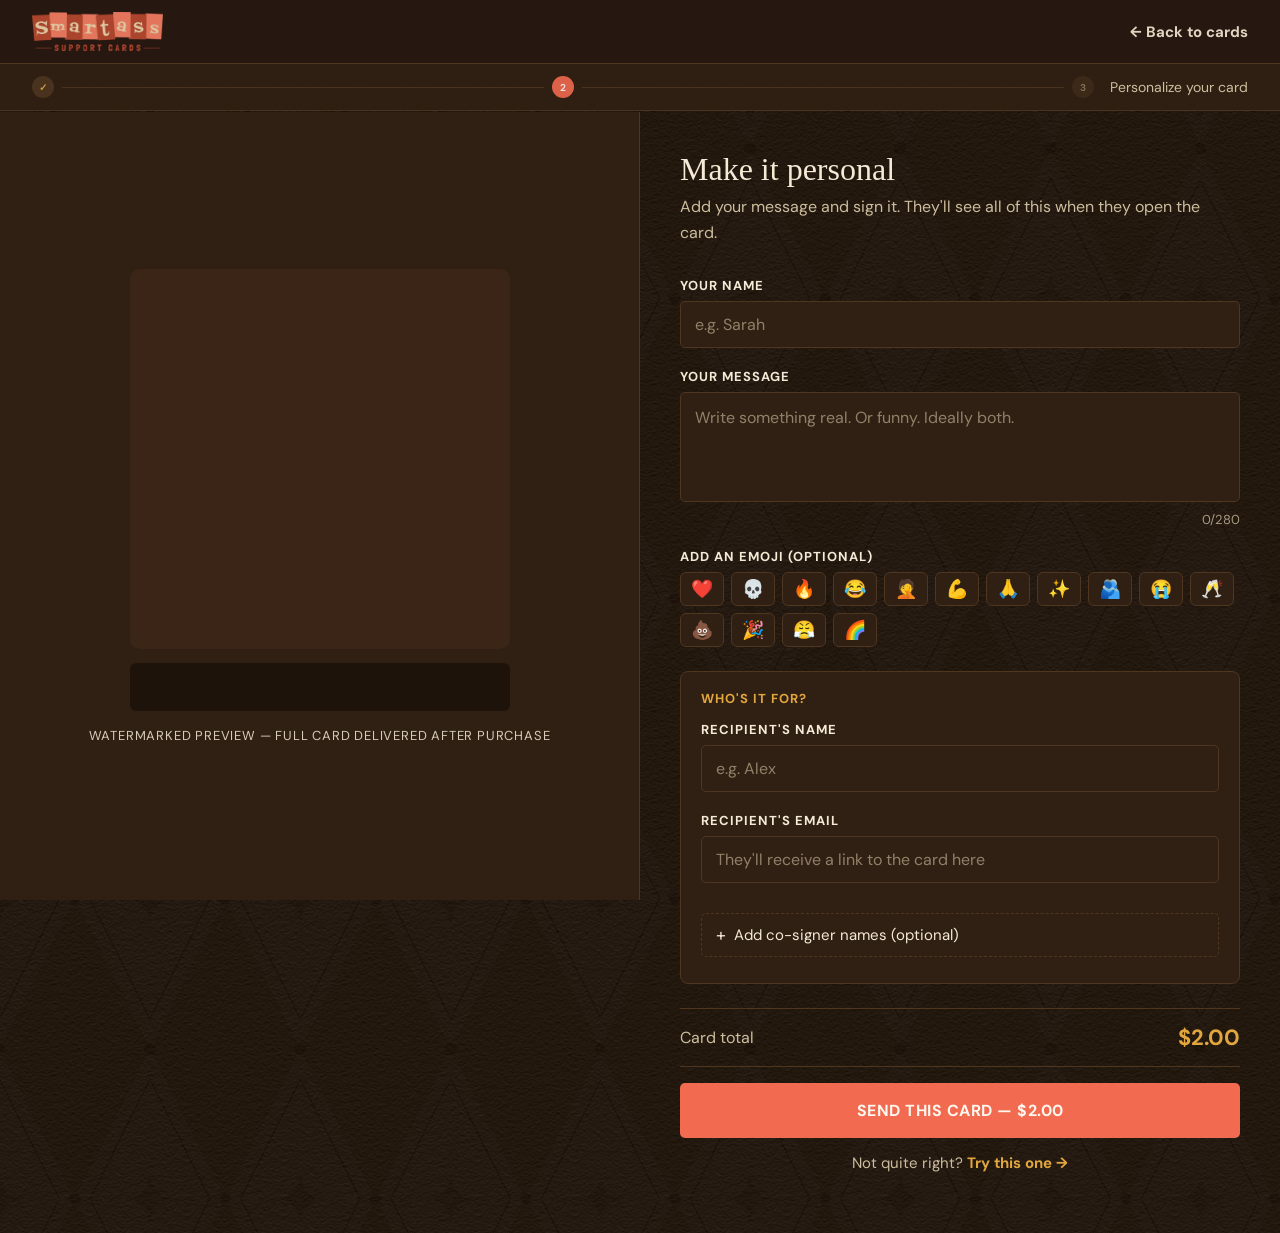
<file: card.html>
<!DOCTYPE html>
<html lang="en">
<head>
<meta charset="UTF-8">
<meta name="viewport" content="width=device-width, initial-scale=1.0">
<title>Personalize Your Card — Smartass Support Cards</title>
<link href="https://fonts.googleapis.com/css2?family=DM+Sans:ital,wght@0,400;0,500;0,600;0,700;1,400;1,500;1,700&family=Fontdiner+Swanky&display=swap" rel="stylesheet">
<link rel="stylesheet" href="/styles.css">
<style>
.hdr{background:var(--bg);border-bottom:1px solid var(--bdr);padding:0 32px;display:flex;align-items:center;justify-content:space-between;height:64px;position:sticky;top:0;z-index:100}
.hdr-logo img{height:40px;width:auto;object-fit:contain;display:block}
.back-link{color:var(--cream);text-decoration:none;font-size:15px;font-weight:700;opacity:0.9;display:flex;align-items:center;gap:6px;transition:opacity 0.2s}
.back-link:hover{opacity:1}
.steps{background:var(--bg2);border-bottom:1px solid var(--bdr);padding:12px 32px;display:flex;align-items:center;gap:8px;font-size:14px;color:var(--cream2);opacity:0.9}
.step-dot{width:22px;height:22px;border-radius:50%;display:flex;align-items:center;justify-content:center;font-size:10px;font-weight:700;flex-shrink:0}
.step-dot.done{background:var(--bdr);color:var(--gold)}
.step-dot.active{background:var(--red2);color:var(--white)}
.step-dot.pending{background:var(--bdr);color:var(--cream2);opacity:0.5}
.step-line{flex:1;height:1px;background:var(--bdr)}
.layout{display:grid;grid-template-columns:1fr 1fr;min-height:calc(100vh - 112px)}
.preview-col{background:var(--bg2);border-right:1px solid var(--bdr);display:flex;flex-direction:column;align-items:center;justify-content:center;padding:40px 32px;position:sticky;top:112px;height:calc(100vh - 112px)}
.video-wrap{width:100%;max-width:380px;aspect-ratio:1;border-radius:10px;overflow:hidden;position:relative;background:var(--bg3)}
.video-wrap iframe{position:absolute;inset:0;width:100%;height:100%;border:none}
.preview-hint{font-size:13px;color:var(--cream);opacity:0.85;margin-top:16px;text-align:center;text-transform:uppercase;letter-spacing:0.8px}
.sig-overlay{margin-top:14px;width:100%;max-width:380px;background:rgba(0,0,0,0.4);border-radius:6px;padding:10px 14px;min-height:48px;transition:all 0.3s}
.live-msg{font-size:15px;color:var(--cream2);font-style:italic;opacity:0;transition:opacity 0.3s;line-height:1.5;margin-bottom:4px}
.live-sig{font-family:'DM Sans',sans-serif;font-size:15px;font-weight:500;font-style:italic;color:var(--cream);opacity:0;transition:opacity 0.3s}
.live-msg.vis,.live-sig.vis{opacity:1}
.form-col{padding:40px 40px 60px;overflow-y:auto}
.form-title{font-family:'Fontdiner Swanky',cursive;font-size:32px;font-weight:400;color:var(--cream);margin-bottom:6px}
.form-sub{font-size:16px;color:var(--cream2);opacity:0.9;margin-bottom:32px;line-height:1.6}
.flabel{display:block;font-size:13px;font-weight:700;color:var(--cream);text-transform:uppercase;letter-spacing:1px;margin-bottom:7px}
.finput{width:100%;background:var(--bg2);border:1px solid var(--bdr);border-radius:5px;padding:12px 14px;color:var(--cream);font-size:16px;font-family:'DM Sans',sans-serif;outline:none;transition:border-color 0.2s;margin-bottom:20px}
.finput:focus{border-color:var(--red)}
.finput::placeholder{color:var(--cream2);opacity:0.55}
textarea.finput{resize:none;height:110px;line-height:1.6}
.char-count{font-size:13px;color:var(--cream2);opacity:0.7;text-align:right;margin-top:-16px;margin-bottom:20px}
.emoji-grid{display:flex;gap:7px;flex-wrap:wrap;margin-bottom:24px}
.ebtn{background:var(--bg2);border:1px solid var(--bdr);border-radius:6px;padding:7px 10px;font-size:18px;cursor:pointer;transition:all 0.15s;line-height:1}
.ebtn:hover,.ebtn.on{border-color:var(--red);background:var(--bg3);transform:scale(1.1)}
.rec-box{background:var(--bg2);border:1px solid var(--bdr);border-radius:8px;padding:18px 20px;margin-bottom:24px}
.rec-box-label{font-size:13px;font-weight:700;color:var(--gold);text-transform:uppercase;letter-spacing:1px;margin-bottom:14px}
.invite-btn{width:100%;background:transparent;border:1px dashed var(--bdr);border-radius:5px;color:var(--cream);font-size:15px;padding:11px 14px;cursor:pointer;font-family:'DM Sans',sans-serif;text-align:left;margin-top:10px;transition:all 0.2s;display:flex;align-items:center;gap:8px}
.invite-btn:hover{border-color:var(--red);color:var(--cream)}
.stag{display:inline-flex;align-items:center;gap:6px;background:var(--bg3);border:1px solid var(--bdr);border-radius:100px;padding:6px 14px;font-size:15px;color:var(--cream);margin:3px}
.stag button{background:none;border:none;color:var(--cream2);font-size:18px;line-height:1;cursor:pointer;padding:0 2px}
.stag button:hover{color:var(--red2)}
/* co-signer entry (replaces the old browser prompt) */
.signer-add{display:none;margin-top:12px}
.signer-add.open{display:block}
.signer-row{display:flex;gap:8px}
.signer-row .finput{margin-bottom:0;flex:1;min-width:0}
.signer-add-btn{background:var(--gold);color:var(--bg);border:none;border-radius:5px;padding:0 18px;font-size:14px;font-weight:700;text-transform:uppercase;letter-spacing:0.5px;cursor:pointer;font-family:'DM Sans',sans-serif;white-space:nowrap}
.signer-add-btn:hover{background:var(--cream)}
.signer-hint{font-size:14px;color:var(--cream2);opacity:0.85;line-height:1.5;margin-top:8px}
.signer-err{font-size:14px;color:#F26A50;margin-top:6px;display:none}
.price-row{display:flex;justify-content:space-between;align-items:center;padding:14px 0;border-top:1px solid var(--bdr);border-bottom:1px solid var(--bdr);margin-bottom:16px}
.price-label{font-size:16px;color:var(--cream2);opacity:0.9}
.price-val{font-size:22px;font-weight:700;color:var(--gold)}
.submit-btn{width:100%;background:var(--red2);color:var(--white);border:none;border-radius:5px;padding:17px;font-size:16px;font-weight:700;cursor:pointer;font-family:'DM Sans',sans-serif;letter-spacing:0.5px;text-transform:uppercase;transition:background 0.2s}
.submit-btn:hover{background:var(--red)}
.error-msg{font-size:15px;color:#F26A50;margin-top:8px;display:none}
@media(max-width:768px){

  .layout{grid-template-columns:1fr}
  .preview-col{position:relative;top:0;height:auto;min-height:300px;padding:24px 20px}
  .video-wrap{max-width:280px}
  .form-col{padding:24px 20px 48px}
  .hdr{padding:0 16px}
  .steps{padding:10px 16px}
}
</style>
<link rel="icon" type="image/png" href="/favicon-tab.png">
<link rel="apple-touch-icon" href="/apple-touch-icon.png">
</head>
<body>

<header class="hdr">
  <div class="hdr-logo">
    <a href="/index.html" aria-label="Back to home page"><img src="/favicon.png" alt="Smartass Support Cards — back to home"></a>
  </div>
  <a href="/" class="back-link">← Back to cards</a>
</header>

<div class="steps">
  <div class="step-dot done">✓</div>
  <div class="step-line"></div>
  <div class="step-dot active">2</div>
  <div class="step-line"></div>
  <div class="step-dot pending">3</div>
  <span style="margin-left:8px">Personalize your card</span>
</div>

<div class="layout">
  <div class="preview-col">
    <div class="video-wrap">
      <iframe id="preview-iframe" src="" allow="autoplay; fullscreen" allowfullscreen></iframe>
    </div>
    <div class="sig-overlay">
      <div class="live-msg" id="live-msg"></div>
      <div class="live-sig" id="live-sig"></div>
    </div>
    <div class="preview-hint">Watermarked preview — full card delivered after purchase</div>
  </div>

  <div class="form-col">
    <div class="form-title">Make it personal</div>
    <div class="form-sub">Add your message and sign it. They'll see all of this when they open the card.</div>

    <label class="flabel">Your name</label>
    <input type="text" class="finput" id="inp-name" placeholder="e.g. Sarah" maxlength="40" oninput="updateLive()">

    <label class="flabel">Your message</label>
    <textarea class="finput" id="inp-msg" placeholder="Write something real. Or funny. Ideally both." maxlength="280" oninput="updateLive();updateCount()"></textarea>
    <div class="char-count"><span id="char-count">0</span>/280</div>

    <label class="flabel">Add an emoji (optional)</label>
    <div class="emoji-grid" id="emoji-grid"></div>

    <div class="rec-box">
      <div class="rec-box-label">Who's it for?</div>
      <label class="flabel">Recipient's name</label>
      <input type="text" class="finput" id="inp-recip-name" placeholder="e.g. Alex">
      <label class="flabel">Recipient's email</label>
      <input type="email" class="finput" id="inp-recip-email" placeholder="They'll receive a link to the card here">
      <button type="button" class="invite-btn" id="signer-toggle" aria-expanded="false" aria-controls="signer-add" onclick="toggleSignerBox()">
        <span style="font-size:18px;line-height:1">+</span> Add co-signer names (optional)
      </button>
      <div class="signer-add" id="signer-add">
        <label class="flabel" for="inp-signer">Co-signer's name</label>
        <div class="signer-row">
          <input type="text" class="finput" id="inp-signer" placeholder="e.g. Jamie" maxlength="40" onkeydown="if(event.key==='Enter'){event.preventDefault();addSigner()}">
          <button type="button" class="signer-add-btn" onclick="addSigner()">Add</button>
        </div>
        <div class="signer-hint">Names only. They show on the card under &ldquo;Also signed by.&rdquo; Nobody gets emailed an invite.</div>
        <div class="signer-err" id="signer-err" role="alert"></div>
      </div>
      <div id="signer-tags" style="margin-top:8px"></div>
    </div>

    <div class="price-row">
      <span class="price-label">Card total</span>
      <span class="price-val" id="card-price">$2.00</span>
    </div>

    <button class="submit-btn" id="submit-btn" onclick="handleSubmit()">Send this card — $2.00</button>
    <div class="error-msg" id="error-msg">Please fill in your name, a message, and the recipient's email.</div>
    <div class="not-right-wrap" id="not-right-wrap" style="display:none;margin-top:14px;text-align:center">
      <span style="font-size:15px;color:var(--cream2);opacity:0.9">Not quite right? </span>
      <a id="not-right-link" href="#" style="font-size:15px;font-weight:700;color:var(--gold);text-decoration:none">Try this one →</a>
    </div>
  </div>
</div>

<script>
// Preview (watermarked) videos only. The paid full-video URLs live ONLY on the
// server in functions/api/card.js — never add them to this page.
const CARDS = [
  { id:1, title:"You're Bigger Than This. But I'm Still Better Than You.", previewUrl:"https://player.mediadelivery.net/play/655040/4decfe9c-4f55-4520-ad04-277edf8bbfb4", price:"$2.00" },
  { id:2, title:"Today Might Suck. But Tomorrow? Tomorrow Might Suck Too.", previewUrl:"https://player.mediadelivery.net/play/655040/fe3a2410-9329-4bce-a024-2e9dc6d7cfcb", price:"$2.00" },
  { id:3, title:"Thinking of You. Anything More and I Have To Charge.", previewUrl:"https://player.mediadelivery.net/play/655040/fe38131d-d706-4c79-bb39-7808a12850b4", price:"$2.00" },
  { id:4, title:"Let's Get Lunch. Your Turn To Buy.", previewUrl:"https://player.mediadelivery.net/play/655040/6e597bb7-1ac4-47e4-a0d0-46fb7421e9eb", price:"$2.00" },
  { id:5, title:"The Lord Replied.", previewUrl:"https://player.mediadelivery.net/play/655040/026693bf-115e-4687-b6c2-2a98fb80870c", price:"$2.00" },
  { id:6, title:"I Stopped Celebrating Mine When I Grew Up.", previewUrl:"https://player.mediadelivery.net/play/655040/b15eddd1-02b2-4044-96a9-54df503e42df", price:"$2.00" },
  { id:7, title:"You Could Have Done More. But Didn't.", previewUrl:"https://player.mediadelivery.net/play/655040/3e6854e9-1f1b-4c79-af09-2dea7c108807", price:"$2.00" },
];

const EMOJIS = ["❤️","💀","🔥","😂","🤦","💪","🙏","✨","🫂","😭","🥂","💩","🎉","😤","🌈"];

let selEmoji = "";
let selCard = null;
let signers = [];

function loadCard() {
  const params = new URLSearchParams(window.location.search);
  const id = parseInt(params.get('id'));
  selCard = CARDS.find(c => c.id === id) || CARDS[0];
  const embedBase = selCard.previewUrl.replace('player.mediadelivery.net/play/', 'player.mediadelivery.net/embed/');
  document.getElementById('preview-iframe').src = embedBase + '?autoplay=true&loop=true&muted=true&preload=true&responsive=true';
  document.getElementById('card-price').textContent = selCard.price;
  document.getElementById('submit-btn').textContent = `Send this card — ${selCard.price}`;

  // Not quite right suggestions
  const suggestions = {1:3, 2:5, 4:3, 5:2};
  if (suggestions[selCard.id]) {
    document.getElementById('not-right-wrap').style.display = 'block';
    document.getElementById('not-right-link').href = `/card.html?id=${suggestions[selCard.id]}`;
  }
  document.title = selCard.title + ' — Smartass Support Cards';
}

function renderEmojis() {
  document.getElementById('emoji-grid').innerHTML = EMOJIS.map(e =>
    `<button class="ebtn" onclick="pickEmoji('${e}', this)">${e}</button>`
  ).join('');
}

function pickEmoji(e, btn) {
  selEmoji = selEmoji === e ? "" : e;
  document.querySelectorAll('.ebtn').forEach(b => b.classList.remove('on'));
  if (selEmoji) btn.classList.add('on');
  updateLive();
}

function updateLive() {
  const name = document.getElementById('inp-name').value.trim();
  const msg = document.getElementById('inp-msg').value.trim();
  const sig = document.getElementById('live-sig');
  const msgEl = document.getElementById('live-msg');
  sig.textContent = name ? `— ${name} ${selEmoji}` : '';
  sig.classList.toggle('vis', !!name);
  const display = msg.length > 80 ? msg.slice(0,80) + '…' : msg;
  msgEl.textContent = display ? `"${display}"` : '';
  msgEl.classList.toggle('vis', !!msg);
}

function updateCount() {
  document.getElementById('char-count').textContent = document.getElementById('inp-msg').value.length;
}

const MAX_SIGNERS = 6;

function toggleSignerBox() {
  const open = document.getElementById('signer-add').classList.toggle('open');
  document.getElementById('signer-toggle').setAttribute('aria-expanded', open);
  if (open) document.getElementById('inp-signer').focus();
}

function signerError(text) {
  const el = document.getElementById('signer-err');
  el.textContent = text;
  el.style.display = text ? 'block' : 'none';
}

// Co-signers are display names only — no invitation emails are sent.
// Email addresses are rejected so nobody's address ends up shown on the card.
function addSigner() {
  const input = document.getElementById('inp-signer');
  // commas are stripped because the names are stored as one comma-separated list
  const name = input.value.replace(/,/g, ' ').replace(/\s+/g, ' ').trim();
  if (!name) { signerError(''); input.focus(); return; }
  if (name.includes('@')) { signerError('Just a name, please — no email addresses.'); input.focus(); return; }
  if (signers.length >= MAX_SIGNERS) { signerError('That\'s the limit — ' + MAX_SIGNERS + ' co-signers per card.'); return; }
  signerError('');
  signers.push(name);
  input.value = '';
  input.focus();
  renderSigners();
}

function removeSigner(i) {
  signers.splice(i,1);
  signerError('');
  renderSigners();
}

// Built with DOM nodes + textContent (not innerHTML) so typed names can't inject markup.
function renderSigners() {
  const wrap = document.getElementById('signer-tags');
  wrap.textContent = '';
  signers.forEach((s,i) => {
    const tag = document.createElement('span');
    tag.className = 'stag';
    tag.appendChild(document.createTextNode(s + ' '));
    const x = document.createElement('button');
    x.type = 'button';
    x.textContent = '×';
    x.setAttribute('aria-label', 'Remove ' + s);
    x.onclick = () => removeSigner(i);
    tag.appendChild(x);
    wrap.appendChild(tag);
  });
}

async function handleSubmit() {
  const name = document.getElementById('inp-name').value.trim();
  const msg = document.getElementById('inp-msg').value.trim();
  const email = document.getElementById('inp-recip-email').value.trim();
  const recipName = document.getElementById('inp-recip-name').value.trim();
  const errEl = document.getElementById('error-msg');
  if (!name || !msg || !email) { errEl.style.display = 'block'; return; }
  errEl.style.display = 'none';

  const btn = document.getElementById('submit-btn');
  btn.textContent = 'Redirecting to payment...';
  btn.disabled = true;

  try {
    const response = await fetch('/checkout', {
      method: 'POST',
      headers: { 'Content-Type': 'application/json' },
      body: JSON.stringify({
        cardId: selCard.id,
        cardTitle: selCard.title,
        from: name,
        msg: msg,
        emoji: selEmoji,
        to: recipName,
        recipientEmail: email,
        signers: signers.join(',')
      })
    });

    const data = await response.json();

    if (data.url) {
      window.location.href = data.url;
    } else {
      errEl.textContent = data.error || 'Something went wrong. Please try again.';
      errEl.style.display = 'block';
      btn.textContent = `Send this card — ${selCard.price}`;
      btn.disabled = false;
    }
  } catch (err) {
    errEl.textContent = 'Connection error. Please try again.';
    errEl.style.display = 'block';
    btn.textContent = `Send this card — ${selCard.price}`;
    btn.disabled = false;
  }
}

loadCard();
renderEmojis();
</script>
</body>
</html>
</file>
<file: styles.css>
/* ============================================================
   SMARTASS SUPPORT CARDS — shared site styles
   Linked by every page. Edit brand colors/components ONCE here.
   Page-specific styles live in each page's own <style> block.
   ============================================================ */

*{box-sizing:border-box;margin:0;padding:0}

:root{
  --frame:0px; /* red page frame removed Nov 2026 — keep the variable: recipient.html uses it in calc() */
  --bg:#261710;
  --bg2:#302013;
  --bg3:#3A2517;
  --bdr:#4E3620;
  --cream:#F4EAD5;
  --paper:#FFF8E7;
  --cream2:#E0D0AE;
  --red:#E0503C;
  --red2:#F26A50;
  --gold:#E2A63E;
  --teal:#3FBFB4;
  --teal2:#227B73;
  --white:#FDF8EF;
}

html{scroll-behavior:smooth;color-scheme:dark light}
html,body{min-height:100vh}
body{font-family:'DM Sans',sans-serif;background-color:var(--bg);background-image:url(/site_BG.png);background-repeat:repeat;color:var(--cream);position:relative}

/* ---------- SHARED NAV / SUBPAGE HEADER ---------- */
.site-hdr{background:var(--bg2);border-bottom:1px solid var(--bdr);padding:0 24px;height:64px;gap:16px;display:flex;align-items:center;justify-content:space-between;position:sticky;top:0;z-index:100}
.site-logo img{height:40px;width:auto;object-fit:contain;display:block}
.desktop-nav{display:flex;gap:28px}
.desktop-nav a{color:var(--cream);text-decoration:none;font-size:15px;font-weight:700;letter-spacing:1.2px;padding:8px 0;text-transform:uppercase;transition:color 0.2s}
.desktop-nav a:hover{color:var(--gold)}

.hamburger{display:none;flex-direction:column;gap:6px;cursor:pointer;padding:10px;background:none;border:none;z-index:200}
.hamburger span{width:28px;height:3px;border-radius:2px;background:var(--cream);display:block;transition:all 0.3s}
.mobile-menu{display:none;position:fixed;inset:0;background:rgba(38,23,16,0.97);z-index:150;flex-direction:column;align-items:center;justify-content:center;gap:28px}
.mobile-menu.open{display:flex}
.mobile-menu a{color:var(--cream);text-decoration:none;font-size:24px;font-weight:700;text-transform:uppercase;letter-spacing:1px}
.mobile-menu a:hover{opacity:1;color:var(--gold)}
.mobile-close{position:absolute;top:16px;right:16px;background:none;border:none;color:var(--cream);font-size:32px;padding:8px;cursor:pointer}

/* ---------- BUY NOW (header, every page) ---------- */
.hdr-actions{display:flex;align-items:center;gap:8px;flex-shrink:0}
.buy-now{display:inline-block;background:var(--gold);color:var(--bg);text-decoration:none;font-family:'DM Sans',sans-serif;font-size:15px;font-weight:700;letter-spacing:1.2px;text-transform:uppercase;padding:11px 22px;border-radius:3px;white-space:nowrap;transition:background 0.2s,transform 0.2s}
.buy-now:hover{background:var(--cream);transform:translateY(-1px)}

/* ---------- EYEBROWS / SECTION NUMBERS ---------- */
.section-eyebrow{text-align:center;font-size:13px;letter-spacing:2px;text-transform:uppercase;color:var(--gold);font-family:'DM Sans',sans-serif;font-weight:700;margin-bottom:8px}
.sec-num{color:var(--red2);margin-right:12px;padding-right:12px;border-right:1px solid var(--gold)}

/* ---------- SHARED FOOTER ---------- */
footer{background:var(--bg2);border-top:1px solid var(--bdr);padding:32px;margin-top:0}
.footer-top{display:flex;align-items:flex-start;justify-content:space-between;gap:32px;flex-wrap:wrap}
.footer-brand img{height:28px;object-fit:contain;opacity:0.7;display:block;margin-bottom:8px}
.footer-links{display:flex;flex-direction:column;gap:10px}
.footer-links a{font-size:15px;color:var(--cream);opacity:0.85;text-decoration:none;transition:opacity 0.2s}
.footer-links a:hover{opacity:1}
.footer-copy{font-size:13px;color:var(--cream2);opacity:0.7}
.footer-signup-label{font-size:15px;color:var(--cream);opacity:0.9;margin-bottom:8px;font-weight:500}
.footer-signup-row{display:flex;gap:8px}
.footer-email{background:var(--bg3);border:1px solid var(--bdr);border-radius:3px;padding:10px 12px;color:var(--cream);font-size:16px;font-family:'DM Sans',sans-serif;outline:none;width:220px}
.footer-email:focus{border-color:var(--red)}
.footer-email::placeholder{color:var(--cream2);opacity:0.6}
.footer-sub-btn{background:var(--red);color:var(--white);border:none;padding:10px 18px;border-radius:3px;font-size:14px;font-weight:700;cursor:pointer;font-family:'DM Sans',sans-serif;text-transform:uppercase;letter-spacing:0.5px;transition:background 0.2s;white-space:nowrap}
.footer-sub-btn:hover{background:var(--red2)}
.footer-social{display:flex;flex-wrap:wrap;align-items:center;justify-content:center;gap:8px 24px;margin-top:28px;padding-top:20px;border-top:1px solid var(--bdr)}
.footer-social-label{font-size:13px;font-weight:700;letter-spacing:2px;text-transform:uppercase;color:var(--gold)}
.footer-social a{font-size:15px;font-weight:700;color:var(--cream);text-decoration:none;padding:6px 0;transition:color 0.2s}
.footer-social a:hover{color:var(--gold)}

/* ---------- SUBPAGE SHELL (about, blog posts, etc.) ---------- */
.page{max-width:760px;margin:0 auto;padding:56px 32px 80px}
.page .section-eyebrow{text-align:left}
.page-title{font-family:'Fontdiner Swanky',cursive;font-size:44px;color:var(--cream);line-height:1.15;margin-bottom:36px}
.page-title em{color:var(--red2);font-style:normal}
.divider{height:1px;background:var(--bdr);margin:40px 0}

/* about page components */
.body-text{font-size:18px;color:var(--cream);line-height:1.75;margin-bottom:24px}
.body-text strong{color:var(--cream);font-weight:600}
.closing{font-family:'DM Sans',sans-serif;font-size:22px;font-weight:500;font-style:italic;color:var(--cream);line-height:1.6;margin-bottom:32px;border-left:3px solid var(--gold);padding-left:20px}
.signature{font-size:16px;color:var(--cream2);opacity:0.9;margin-bottom:48px}
.signature span{display:block;line-height:1.8}
.founders-photo{width:100%;border-radius:10px;overflow:hidden;margin-bottom:16px;border:1px solid var(--bdr)}
.founders-photo img{width:100%;object-fit:cover;display:block}
.founders-caption{font-size:14px;color:var(--cream2);opacity:0.8;text-align:center;margin-bottom:48px}
.cta-box{background:var(--bg2);border:1px solid var(--bdr);border-radius:8px;padding:28px 32px;text-align:center}
.cta-box p{font-size:17px;color:var(--cream);opacity:0.9;margin-bottom:16px;line-height:1.6}
.cta-btn{background:var(--red2);color:var(--white);text-decoration:none;padding:14px 30px;border-radius:3px;font-size:15px;font-weight:700;text-transform:uppercase;letter-spacing:0.8px;display:inline-block;transition:background 0.2s;font-family:'DM Sans',sans-serif}
.cta-btn:hover{background:var(--red)}

/* ---------- BLOG INDEX ---------- */
.blog-hero{padding:56px 32px 40px;text-align:center;border-bottom:1px solid var(--bdr)}
.blog-eyebrow{font-size:13px;letter-spacing:2px;text-transform:uppercase;color:var(--gold);font-family:'DM Sans',sans-serif;font-weight:700;margin-bottom:12px}
.blog-title{font-family:'Fontdiner Swanky',cursive;font-size:44px;color:var(--cream);margin-bottom:12px}
.blog-sub{font-family:'DM Sans',sans-serif;font-size:18px;font-style:italic;color:var(--cream)}
.blog-grid{display:grid;grid-template-columns:repeat(auto-fill,minmax(320px,1fr));gap:28px;max-width:1100px;margin:0 auto;padding:48px 32px 64px}
.post-card{background:var(--bg2);border:1px solid var(--bdr);border-radius:10px;overflow:hidden;text-decoration:none;display:flex;flex-direction:column;transition:border-color 0.2s,background 0.2s}
.post-card:hover{border-color:var(--gold);background:var(--bg3)}
.post-thumb{width:100%;aspect-ratio:16/9;object-fit:cover;display:block}
.post-body{padding:20px;flex:1;display:flex;flex-direction:column}
.post-card .post-meta{font-size:13px;color:var(--cream2);opacity:0.8;margin-bottom:10px;font-weight:500}
.post-card .post-title{font-family:'DM Sans',sans-serif;font-size:21px;font-weight:700;color:var(--cream);line-height:1.35;margin-bottom:10px}
.post-card .post-excerpt{font-family:'DM Sans',sans-serif;font-size:16px;color:var(--cream2);line-height:1.6;flex:1;margin-bottom:16px}
.post-card .post-cta{font-size:14px;font-weight:700;color:var(--red2);text-transform:uppercase;letter-spacing:1px;font-family:'DM Sans',sans-serif}

/* ---------- BLOG ARTICLE ---------- */
.post-wrap{max-width:740px;margin:0 auto;padding:56px 32px 80px}
.post-back{display:inline-block;font-size:14px;font-weight:700;color:var(--cream2);text-decoration:none;text-transform:uppercase;letter-spacing:1.5px;opacity:0.85;margin-bottom:32px;transition:opacity 0.2s}
.post-back:hover{opacity:1}
.post-eyebrow{font-size:13px;font-weight:700;text-transform:uppercase;letter-spacing:2px;color:var(--gold);margin-bottom:12px}
.post-wrap .post-title{font-family:'Fontdiner Swanky',cursive;font-size:40px;color:var(--cream);line-height:1.2;margin-bottom:16px}
.post-wrap .post-meta{font-size:15px;color:var(--cream2);opacity:0.85;margin-bottom:32px;padding-bottom:24px;border-bottom:1px solid var(--bdr)}
.post-image{width:100%;border-radius:8px;display:block;margin-bottom:36px}
.post-content p{font-family:'DM Sans',sans-serif;font-size:18px;line-height:1.75;color:var(--cream);margin-bottom:24px}
.post-content h2{font-family:'Fontdiner Swanky',cursive;font-size:24px;color:var(--gold);margin-bottom:14px;margin-top:32px}
.post-content h3{font-family:'Fontdiner Swanky',cursive;font-size:22px;color:var(--gold);margin-bottom:14px;margin-top:8px}
.post-content ul{margin-left:24px;margin-bottom:24px}
.post-content ul li{font-family:'DM Sans',sans-serif;font-size:18px;line-height:1.75;color:var(--cream);margin-bottom:8px}
.post-content blockquote{border-left:3px solid var(--gold);padding-left:20px;margin:24px 0}
.post-content blockquote p{font-style:italic}
.post-content strong{color:var(--white);font-weight:700}
.post-content em{font-style:italic}
.post-cta-box{background:var(--bg2);border:1px solid var(--bdr);border-radius:8px;padding:28px;text-align:center;margin-top:48px}
.post-cta-box p{font-family:'DM Sans',sans-serif;font-size:17px;font-style:italic;color:var(--cream);margin-bottom:16px}
.post-cta-btn{background:var(--red2);color:var(--white);text-decoration:none;padding:14px 30px;border-radius:3px;font-size:15px;font-weight:700;text-transform:uppercase;letter-spacing:0.8px;display:inline-block;font-family:'DM Sans',sans-serif;transition:background 0.2s}
.post-cta-btn:hover{background:var(--red)}

/* ---------- RESPONSIVE ---------- */
@media(max-width:768px){
  .site-hdr{padding:0 12px}
  .site-logo img{height:34px}
  .buy-now{font-size:14px;padding:10px 14px;letter-spacing:1px}
  .body-text,.post-content p,.post-content ul li{font-size:17px}
  .footer-social{justify-content:flex-start;gap:6px 20px}
  .desktop-nav{display:none}
  .hamburger{display:flex}
  .page{padding:40px 20px 60px}
  .page-title{font-size:32px}
  .closing{font-size:19px}
  .blog-hero{padding:40px 16px 28px}
  .blog-title{font-size:32px}
  .blog-grid{grid-template-columns:1fr;padding:28px 16px 48px;gap:20px}
  .post-wrap{padding:32px 16px 60px}
  .post-wrap .post-title{font-size:28px}
  footer{padding:24px 16px}
  .footer-top{flex-direction:column;gap:24px}
}
@media(min-width:769px){
  .hamburger{display:none}
  .mobile-menu{display:none !important}
}
</file>
